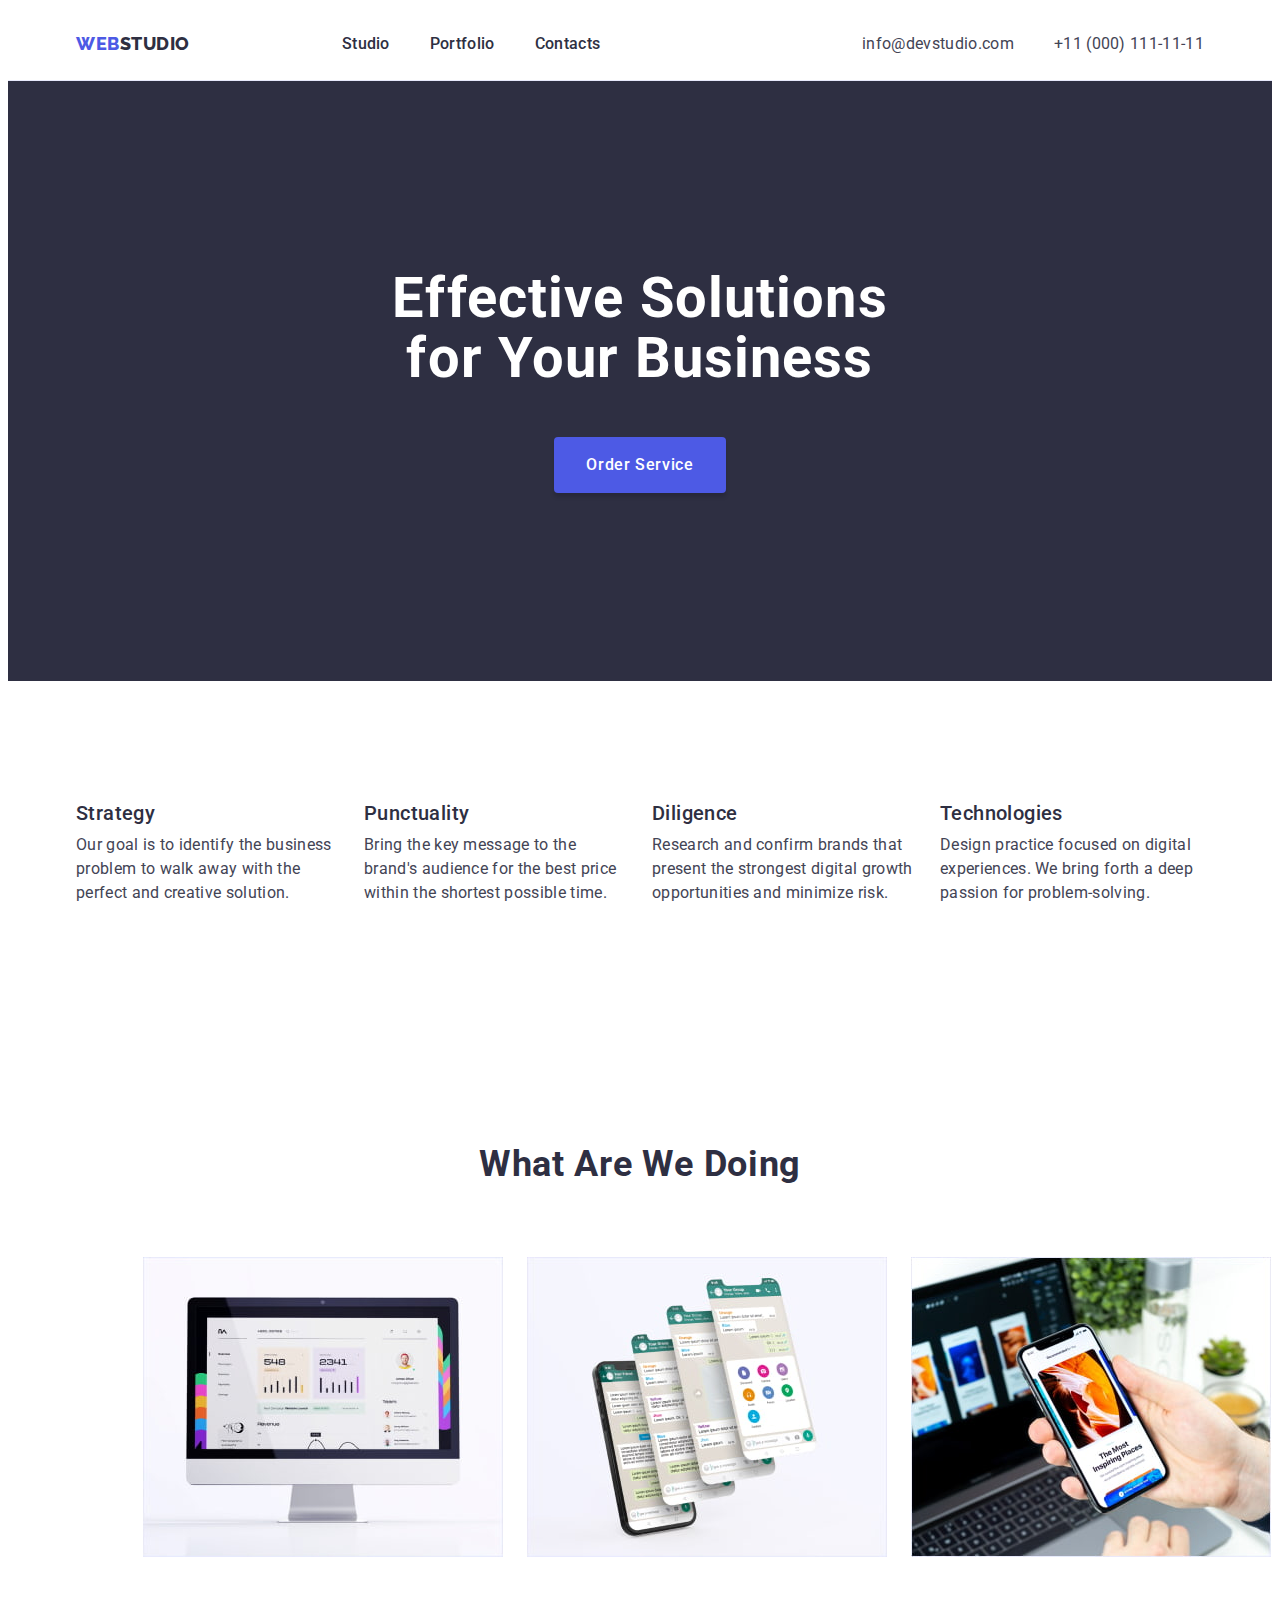
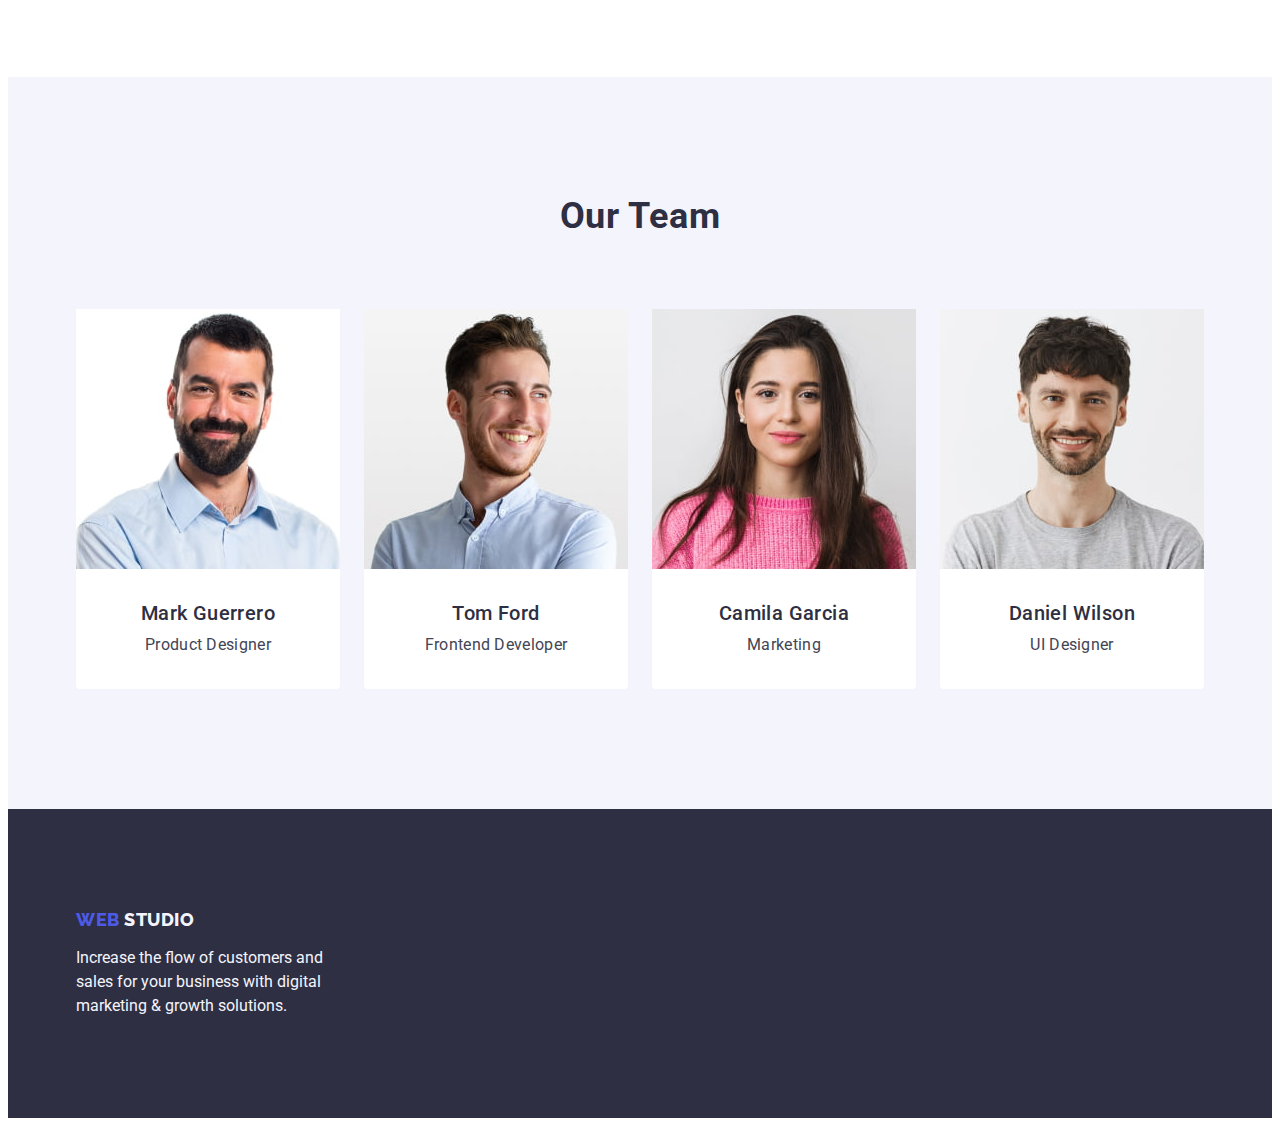
<file: index.html>
<!DOCTYPE html>
<html lang="en">
  <head>
    <meta charset="UTF-8" />
    <meta name="viewport" content="width=device-width, initial-scale=1.0" />
    <title>Studio</title>
    <!-- Fonts link-->
    <link rel="preconnect" href="https://fonts.googleapis.com" />
    <link rel="preconnect" href="https://fonts.gstatic.com" crossorigin />
    <link
      href="https://fonts.googleapis.com/css2?family=Raleway:wght@800&family=Roboto:wght@400;500;700;900&display=swap"
      rel="stylesheet"
    />
    <!-- Custom styles -->
    <link
      rel="stylesheet"
      href="https://cdnjs.cloudflare.com/ajax/libs/modern-normalize/2.0.0/modern-normalize.min.css"
      integrity="sha512-4xo8blKMVCiXpTaLzQSLSw3KFOVPWhm/TRtuPVc4WG6kUgjH6J03IBuG7JZPkcWMxJ5huwaBpOpnwYElP/m6wg=="
      crossorigin="anonymous"
      referrerpolicy="no-referrer"
    />
    <link rel="stylesheet" href="./css/styles.css" />
  </head>
  <body>
    <!-- Header section -->
    <header class="header">
      <div class="header-flex container">
        <nav class="nav">
          <a class="link logo" href="./index.html"
            >Web<span class="studio-color">Studio</span></a
          >
          <ul class="nav-list list">
            <li>
              <a class="link nav-link" href="./index.html">Studio</a>
            </li>
            <li>
              <a class="link nav-link" href="./portfolio.html">Portfolio</a>
            </li>
            <li>
              <a class="link nav-link" href="">Contacts</a>
            </li>
          </ul>
        </nav>
        <address class="address">
          <ul class="list address-items">
            <li>
              <a class="link address-link" href="mailto:info@devstudio.com"
                >info@devstudio.com</a
              >
            </li>
            <li>
              <a class="link address-link" href="tel:+110001111111"
                >+11 (000) 111-11-11</a
              >
            </li>
          </ul>
        </address>
      </div>
    </header>
    <!-- Hero section -->
    <main>
      <section class="hero-section">
        <div class="container">
          <h1 class="hero-title">Effective Solutions for Your Business</h1>
          <button class="hero-button" type="button">
            <span class="order-servise">Order Service</span>
          </button>
        </div>
      </section>
      <!-- Benefits section -->
      <section class="benefits">
        <div class="container">
          <h2 class="visually-hidden">Our advantages</h2>
          <ul class="list advan-list">
            <li class="advan-list_item">
              <h3 class="benefits-list-subtitle">Strategy</h3>
              <p class="benefits-list-desc">
                Our goal is to identify the business problem to walk away with
                the perfect and creative solution.
              </p>
            </li>
            <li class="advan-list_item">
              <h3 class="benefits-list-subtitle">Punctuality</h3>
              <p class="benefits-list-desc">
                Bring the key message to the brand's audience for the best price
                within the shortest possible time.
              </p>
            </li>
            <li class="advan-list_item">
              <h3 class="benefits-list-subtitle">Diligence</h3>
              <p class="benefits-list-desc">
                Research and confirm brands that present the strongest digital
                growth opportunities and minimize risk.
              </p>
            </li>
            <li class="advan-list_item">
              <h3 class="benefits-list-subtitle">Technologies</h3>
              <p class="benefits-list-desc">
                Design practice focused on digital experiences. We bring forth a
                deep passion for problem-solving.
              </p>
            </li>
          </ul>
        </div>
      </section>
      <!-- Doing section -->
      <section class="doing-section">
        <div class="container">
          <h2 class="doing-title">What are we doing</h2>
          <ul class="list doing-list">
            <li class="doing-foto">
              <img
                class="doing-list-img"
                src="./images/img1.jpg"
                alt="Monitor"
                width="360"
                height="300"
              />
            </li>
            <li class="doing-foto">
              <img
                class="doing-list-img"
                src="./images/img2.jpg"
                alt="Smartphone's"
                width="360"
                height="300"
              />
            </li>
            <li class="doing-foto">
              <img
                class="doing-list-img"
                src="./images/img3.jpg"
                alt="Notebook"
                width="360"
                height="300"
              />
            </li>
          </ul>
        </div>
      </section>
      <!-- Team seaction -->
      <section class="team-seaction">
        <div class="container">
          <h2 class="team-title">Our Team</h2>
          <ul class="list team-list">
            <li class="team-list-item">
              <img
                src="./images/img4.jpg"
                alt="Mark Guerrero"
                width="264"
                height="260"
              />
              <div class="team-content">
                <h3 class="team-list-subtitle">Mark Guerrero</h3>
                <p class="team-list-desc">Product Designer</p>
              </div>
            </li>
            <li class="team-list-item">
              <img
                src="./images/img5.jpg"
                alt="Tom Ford"
                width="264"
                height="260"
              />
              <div class="team-content">
                <h3 class="team-list-subtitle">Tom Ford</h3>
                <p class="team-list-desc">Frontend Developer</p>
              </div>
            </li>
            <li class="team-list-item">
              <img
                src="./images/img6.jpg"
                alt="Camila Garcia"
                width="264"
                height="260"
              />
              <div class="team-content">
                <h3 class="team-list-subtitle">Camila Garcia</h3>
                <p class="team-list-desc">Marketing</p>
              </div>
            </li>
            <li class="team-list-item">
              <img
                src="./images/img7.jpg"
                alt="Daniel Wilson"
                width="264"
                height="260"
              />
              <div class="team-content">
                <h3 class="team-list-subtitle">Daniel Wilson</h3>
                <p class="team-list-desc">UI Designer</p>
              </div>
            </li>
          </ul>
        </div>
      </section>
    </main>
    <!-- Footer section -->
    <footer class="footer-section">
      <div class="container">
        <a class="link logo" href="./index.html"
          >Web <span class="footer-text">Studio</span></a
        >
        <p class="footer-desc">
          Increase the flow of customers and sales for your business with
          digital marketing & growth solutions.
        </p>
      </div>
    </footer>
  </body>
</html>
</file>
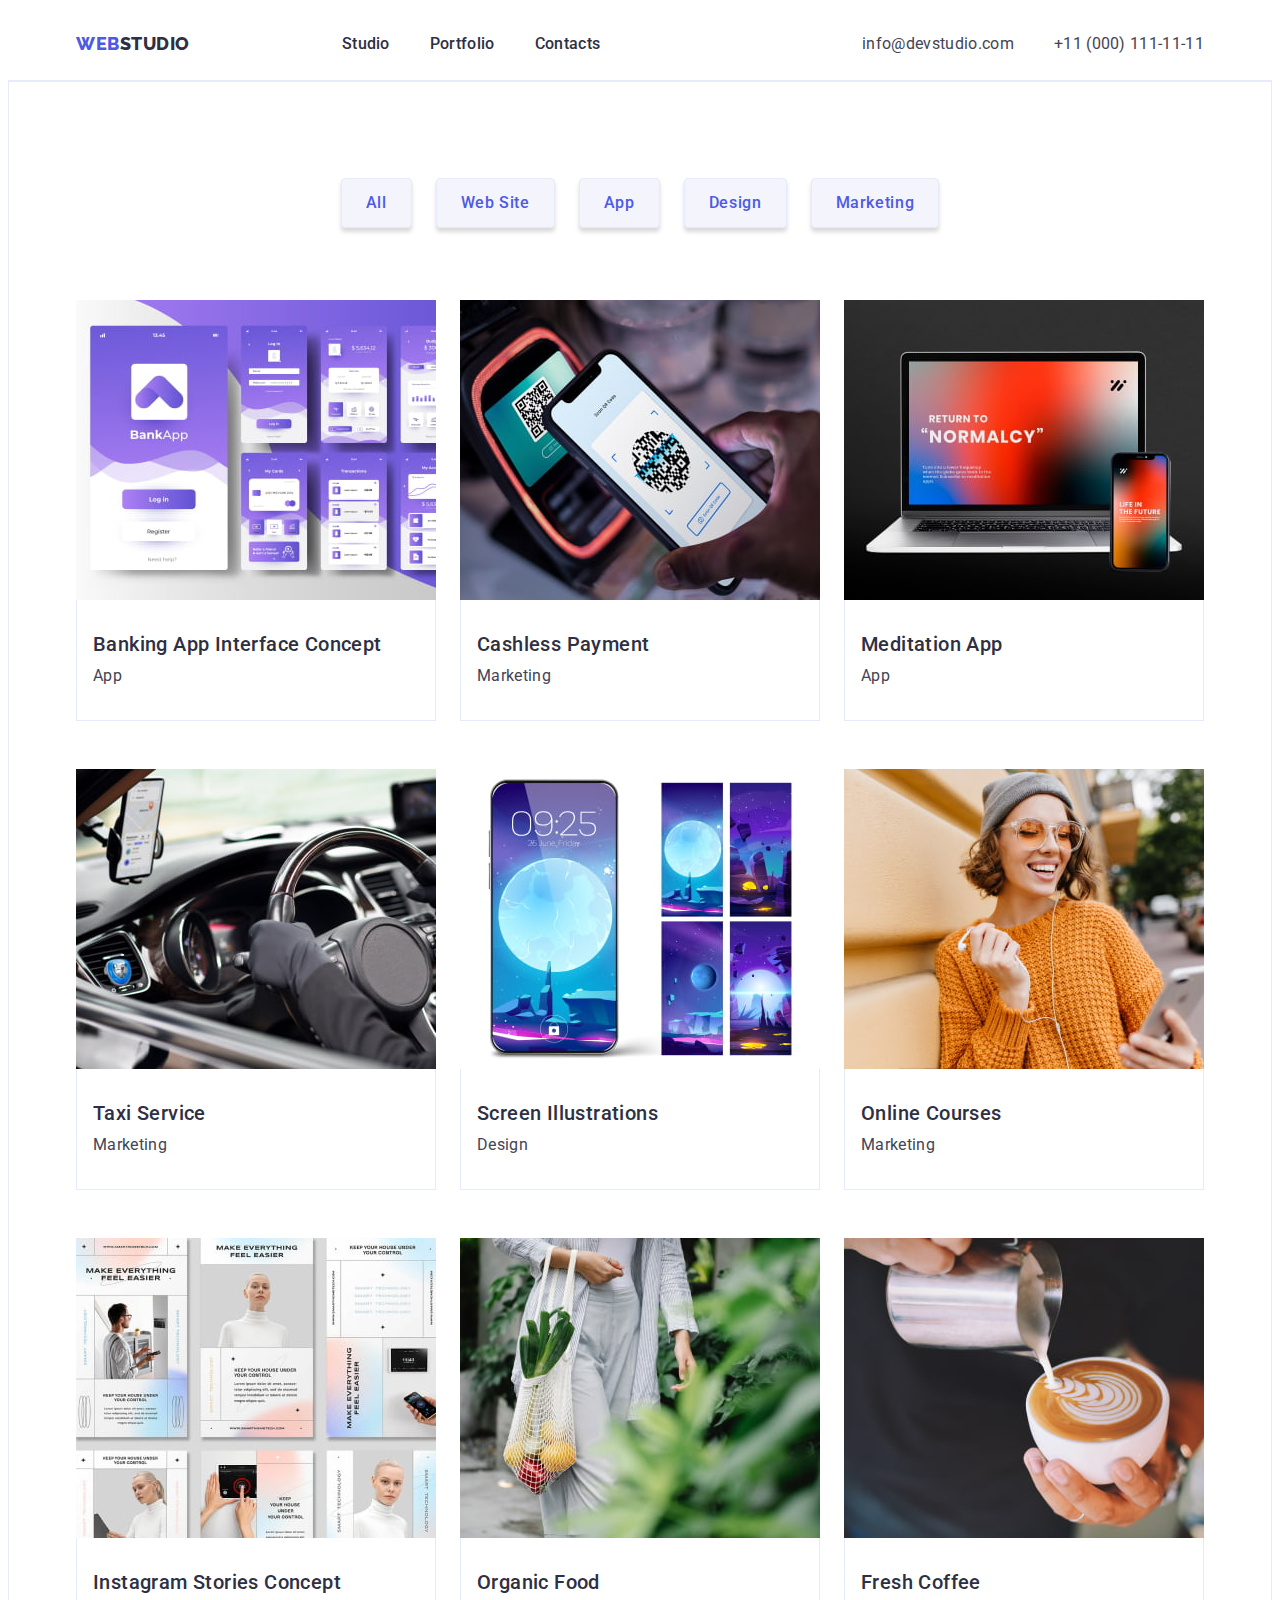
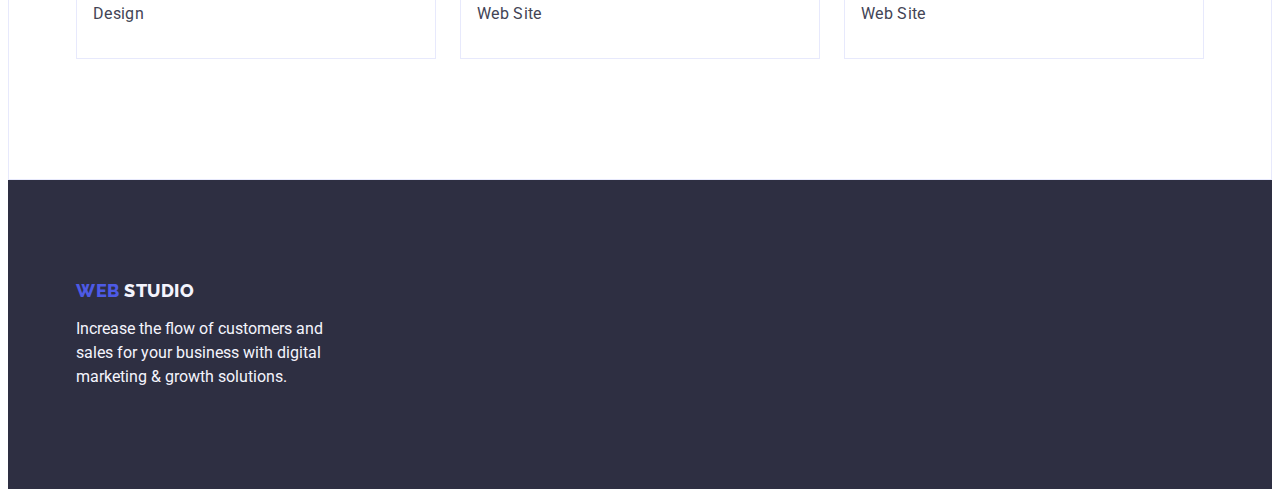
<file: portfolio.html>
<!DOCTYPE html>
<html lang="en">
  <head>
    <meta charset="UTF-8" />
    <meta name="viewport" content="width=device-width, initial-scale=1.0" />
    <title>Portfolio</title>
    <!-- Fonts link-->
    <link rel="preconnect" href="https://fonts.googleapis.com" />
    <link rel="preconnect" href="https://fonts.gstatic.com" crossorigin />
    <link
      href="https://fonts.googleapis.com/css2?family=Raleway:wght@800&family=Roboto:wght@400;500;700;900&display=swap"
      rel="stylesheet"
    />
    <!-- Custom styles -->
    <link
      rel="stylesheet"
      href="https://cdnjs.cloudflare.com/ajax/libs/modern-normalize/2.0.0/modern-normalize.min.css"
      integrity="sha512-4xo8blKMVCiXpTaLzQSLSw3KFOVPWhm/TRtuPVc4WG6kUgjH6J03IBuG7JZPkcWMxJ5huwaBpOpnwYElP/m6wg=="
      crossorigin="anonymous"
      referrerpolicy="no-referrer"
    />
    <link rel="stylesheet" href="./css/styles.css" />
  </head>
  <body>
    <!-- Header section -->
    <header class="header">
      <div class="header-flex container">
        <nav class="nav">
          <a class="link logo" href="./index.html"
            >Web<span class="studio-color">Studio</span></a
          >
          <ul class="nav-list list">
            <li><a class="link nav-link" href="./index.html">Studio</a></li>
            <li>
              <a class="link nav-link" href="./portfolio.html">Portfolio</a>
            </li>
            <li><a class="link nav-link" href="">Contacts</a></li>
          </ul>
        </nav>
        <address class="address">
          <ul class="list address-items">
            <li>
              <a class="link address-link" href="mailto:info@devstudio.com"
                >info@devstudio.com</a
              >
            </li>
            <li>
              <a class="link address-link" href="tel:+110001111111"
                >+11 (000) 111-11-11</a
              >
            </li>
          </ul>
        </address>
      </div>
    </header>
    <main>
      <!-- Filters section -->
      <section class="product">
        <div class="container">
          <h1 class="visually-hidden" hidden>Portfolio</h1>
          <ul class="list product-list">
            <li>
              <button class="portfolio-button" type="button">All</button>
            </li>
            <li>
              <button class="portfolio-button" type="button">Web Site</button>
            </li>
            <li>
              <button class="portfolio-button" type="button">App</button>
            </li>
            <li>
              <button class="portfolio-button" type="button">Design</button>
            </li>
            <li>
              <button class="portfolio-button" type="button">Marketing</button>
            </li>
          </ul>
          <!-- section img -->
          <ul class="list product-list-img">
            <li class="img-list_item">
              <a href="" class="link"
                ><img src="./images/img8.jpg" alt="Product" width="360" />
                <div class="advan-product">
                  <h2 class="row-list-subtitle">
                    Banking App Interface Concept
                  </h2>
                  <p class="row-list-desc">App</p>
                </div></a
              >
            </li>
            <li class="img-list_item">
              <a href="" class="link">
                <img src="./images/img9.jpg" alt="Product" width="360" />
                <div class="advan-product">
                  <h2 class="row-list-subtitle">Cashless Payment</h2>
                  <p class="row-list-desc">Marketing</p>
                </div></a
              >
            </li>
            <li class="img-list_item">
              <a href="" class="link">
                <img src="./images/img10.jpg" alt="Product" width="360" />
                <div class="advan-product">
                  <h2 class="row-list-subtitle">Meditation App</h2>
                  <p class="row-list-desc">App</p>
                </div></a
              >
            </li>
            <li class="img-list_item">
              <a href="" class="link">
                <img src="./images/img11.jpg" alt="Product" width="360" />
                <div class="advan-product">
                  <h2 class="row-list-subtitle">Taxi Service</h2>
                  <p class="row-list-desc">Marketing</p>
                </div></a
              >
            </li>
            <li class="img-list_item">
              <a href="" class="link">
                <img src="./images/img12.jpg" alt="Product" width="360" />
                <div class="advan-product">
                  <h2 class="row-list-subtitle">Screen Illustrations</h2>
                  <p class="row-list-desc">Design</p>
                </div></a
              >
            </li>
            <li class="img-list_item">
              <a href="" class="link">
                <img src="./images/img13.jpg" alt="Product" width="360" />
                <div class="advan-product">
                  <h2 class="row-list-subtitle">Online Courses</h2>
                  <p class="row-list-desc">Marketing</p>
                </div></a
              >
            </li>
            <li class="img-list_item">
              <a href="" class="link">
                <img src="./images/img14.jpg" alt="Product" width="360" />
                <div class="advan-product">
                  <h2 class="row-list-subtitle">Instagram Stories Concept</h2>
                  <p class="row-list-desc">Design</p>
                </div></a
              >
            </li>
            <li class="img-list_item">
              <a href="" class="link">
                <img src="./images/img15.jpg" alt="Product" width="360" />
                <div class="advan-product">
                  <h2 class="row-list-subtitle">Organic Food</h2>
                  <p class="row-list-desc">Web Site</p>
                </div></a
              >
            </li>
            <li class="img-list_item">
              <a href="" class="link">
                <img src="./images/img16.jpg" alt="Product" width="360" />
                <div class="advan-product">
                  <h2 class="row-list-subtitle">Fresh Coffee</h2>
                  <p class="row-list-desc">Web Site</p>
                </div></a
              >
            </li>
          </ul>
        </div>
      </section>
    </main>
    <!-- Footer section -->
    <footer class="footer-section">
      <div class="container">
        <a class="link logo" href="./index.html"
          >Web <span class="footer-text">Studio</span></a
        >
        <p class="footer-desc">
          Increase the flow of customers and sales for your business with
          digital marketing & growth solutions.
        </p>
      </div>
    </footer>
  </body>
</html>
</file>
<file: css/styles.css>
:root {
  --navyblue: #2e2f42;
  --iris: #4d5ae5;
  --slate: #434455;
  --white: #fff;
  --ocean: #404bbf;
  --cloud: #f4f4fd;
  --custom-color: #e7e9fc;
}

*,
*::before,
*::after {
  box-sizing: border-box;
}

body {
  font-family: 'Roboto', sans-serif;
  color: #434455;
  background-color: #ffff;
}

ul,
ol {
  list-style: none;
  padding: 0;
  margin: 0;
}

h1,
h2,
h3,
h4,
h5,
h6,
p {
  margin: 0;
  padding: 0;
}

main {
  flex-grow: 1;
}

.visually-hidden {
  position: absolute;
  width: 1px;
  height: 1px;
  margin: -1px;
  border: 0;
  padding: 0;
  white-space: nowrap;
  clip-path: inset(100%);
  clip: rect(0 0 0 0);
  overflow: hidden;
}

/* header section */

.list {
  list-style: none;
  padding: 0;
  margin: 0;
}

.doing-list {
  display: flex;
  gap: 24px;
}

.team-list {
  display: flex;
  gap: 24px;
}

.nav-list {
  display: flex;
  gap: 40px;
}

.address-items {
  display: flex;
  gap: 40px;
}

.advan-list {
  display: flex;
  gap: 24px;
}

.advan-list_item {
  flex-basis: calc((100% - 2 * 24px) / 3);
}

.header {
  border-bottom: 1px solid #e7e9fc;
}

.header-flex .container {
  max-width: 1440px;
  padding: 16px;
  margin: 0 auto;
  width: 100%;
  display: flex;
}

.link {
  text-decoration: none;
}

.logo {
  font-family: 'Raleway', sans-serif;
  font-weight: 800;
  font-size: 18px;
  line-height: 1.17;
  letter-spacing: 0.03em;
  text-transform: uppercase;
  color: var(--iris);
  margin-right: 76px;
}

.studio-color {
  color: var(--navyblue);
}

.container {
  max-width: 1158px;
  margin: 0 auto;
  padding: 0 15px;
}

img {
  display: block;
}

.header-flex {
  display: flex;
  align-items: center;
  justify-content: space-between;
}

.nav {
  display: flex;
  gap: 76px;
  align-items: center;
}

.nav-link {
  font-size: 16px;
  font-weight: 500;
  line-height: 1.5;
  letter-spacing: 0.02em;
  padding: 24px 0;
  display: block;
  color: var(--navyblue);
}

.nav-link:hover,
.nav-link:focus {
  color: var(--ocean);
}

.address {
  font-size: 16px;
  font-style: normal;
  font-weight: 400;
  letter-spacing: 0.32px;
}

.address-link {
  color: var(--slate);
  line-height: 1.5;
  letter-spacing: 0.02em;
}

.address-link:hover,
.address-link:focus {
  color: var(--ocean);
}

/* hero section */

.hero-section {
  padding: 188px 0;
  background: var(--navyblue);
}

.hero-title {
  max-width: 496px;
  font-size: 56px;
  line-height: 1.07;
  letter-spacing: 0.02em;
  color: var(--white);
  text-align: center;
  margin: 0 auto;
  margin-bottom: 48px;
}

button {
  font-family: inherit;
  display: inline-flex;
  padding: 16px 32px;
  align-items: flex-start;
  gap: 10px;
  border-radius: 4px;
  background: var(--iris);
  box-shadow: 0px 4px 4px 0px rgba(0, 0, 0, 0.15);
}

.hero-button {
  font-weight: 500;
  font-size: 16px;
  line-height: 1.5;
  letter-spacing: 0.04em;
  color: #ffffff;
  background: var(--iris);
  display: block;
  margin: 0 auto;
  border: none;
  text-align: center;
  min-width: 169px;
  cursor: pointer;
}

.hero-button:hover,
.hero-button:focus {
  background-color: var(--ocean);
  cursor: pointer;
  border: 1px solid transparent;
}

.order-servise {
  font-size: 16px;
  font-style: normal;
  font-weight: 500;
  line-height: 1.5;
  letter-spacing: 0.04em;
  color: var(--white);
  min-width: 169px;
  cursor: pointer;
}

/* benefits section */

.benefits {
  padding: 120px 0;
}

.benefits-list-subtitle {
  color: var(--navyblue);
  margin-bottom: 8px;
  font-size: 20px;
  font-style: normal;
  font-weight: 500;
  line-height: 1.2;
  letter-spacing: 0.02em;
}

.benefits-list-desc {
  color: var(--slate);

  font-size: 16px;
  font-style: normal;
  font-weight: 400;
  line-height: 1.5;
  letter-spacing: 0.02em;
}

/* doing section */

.doing-section {
  background: #fff;
  padding: 120px;
}

.doing-title {
  color: var(--navyblue);
  text-align: center;
  font-size: 36px;
  font-style: normal;
  font-weight: 700;
  line-height: 1.11;
  letter-spacing: 0.02em;
  text-transform: capitalize;
  margin-bottom: 72px;
}

.doing-foto {
  flex-basis: calc((100% - 2 * 24px) / 3);
}

.doing-list-img {
  border: var(--cornflower);
  background: lightgray;
}

/* team section */

.team-seaction {
  background: var(--cloud);
  padding: 120px 0;
}
.team-title {
  color: var(--navyblue);
  text-align: center;
  font-size: 36px;
  font-style: normal;
  font-weight: 700;
  line-height: 1.11;
  letter-spacing: 0.02em;
  text-transform: capitalize;
  margin-bottom: 72px;
}

.team-list-item {
  background: var(--white);
  flex-basis: calc((100% - 72px) / 4);
  border-radius: 0px 0px 4px 4px;
}

.team-content {
  padding-top: 32px;
  padding-bottom: 32px;
}

.team-list-subtitle {
  color: var(--navyblue);
  text-align: center;
  font-size: 20px;
  font-style: normal;
  font-weight: 500;
  line-height: 1.2;
  letter-spacing: 0.02em;
  margin-bottom: 8px;
}
.team-list-desc {
  color: var(--slate);
  text-align: center;
  font-size: 16px;
  font-style: normal;
  font-weight: 400;
  line-height: 1.5;
  letter-spacing: 0.02em;
}

/* filters section */

.product {
  padding-top: 96px;
  padding-bottom: 120px;
  border: 1px solid #e7e9fc;
}

.portfolio-button {
  font-size: 16px;
  font-weight: 500;
  line-height: 1.5;
  letter-spacing: 0.04em;
  color: var(--iris);
  background-color: var(--cloud);
  padding: 12px 24px;
  border-radius: 4px;
  border: 1px solid var(--custom-color);
}

.portfolio-button:focus,
.portfolio-button:hover {
  color: #ffffff;
  background-color: #404bbf;
  cursor: pointer;
  border: 1px solid transparent;
}

.product-list {
  display: flex;
  gap: 24px;
  justify-content: center;
  margin-bottom: 72px;
  align-items: flex-start;
}

.product-list-img {
  display: flex;
  flex-wrap: wrap;
  gap: 24px;
  row-gap: 48px;
}

.img-list_item {
  flex-basis: calc((100% - 2 * 24px) / 3);
}
.advan-product {
  padding: 32px 16px;
  background: var(--white);
  border-top: none;
  border: 1px solid #e7e9fc;
  border-top: none;
}

.row-list-subtitle {
  color: var(--navyblue);
  font-size: 20px;
  font-weight: 500;
  line-height: 1.2;
  letter-spacing: 0.02em;
  margin-bottom: 8px;
}

.row-list-desc {
  color: var(--slate);
  font-size: 16px;
  font-style: normal;
  font-weight: 400;
  line-height: 1.5;
  letter-spacing: 0.02em;
}

.footer-section {
  background: #2e2f42;
  padding: 100px 0;
}

.footer-section .logo {
  display: inline-block;
  margin-bottom: 16px;
}

.footer-text {
  color: var(--cloud);
}

.footer-desc {
  color: var(--cloud);
  font-size: 16px;
  font-style: normal;
  line-height: 1.5;
  max-width: 264px;
}
</file>
